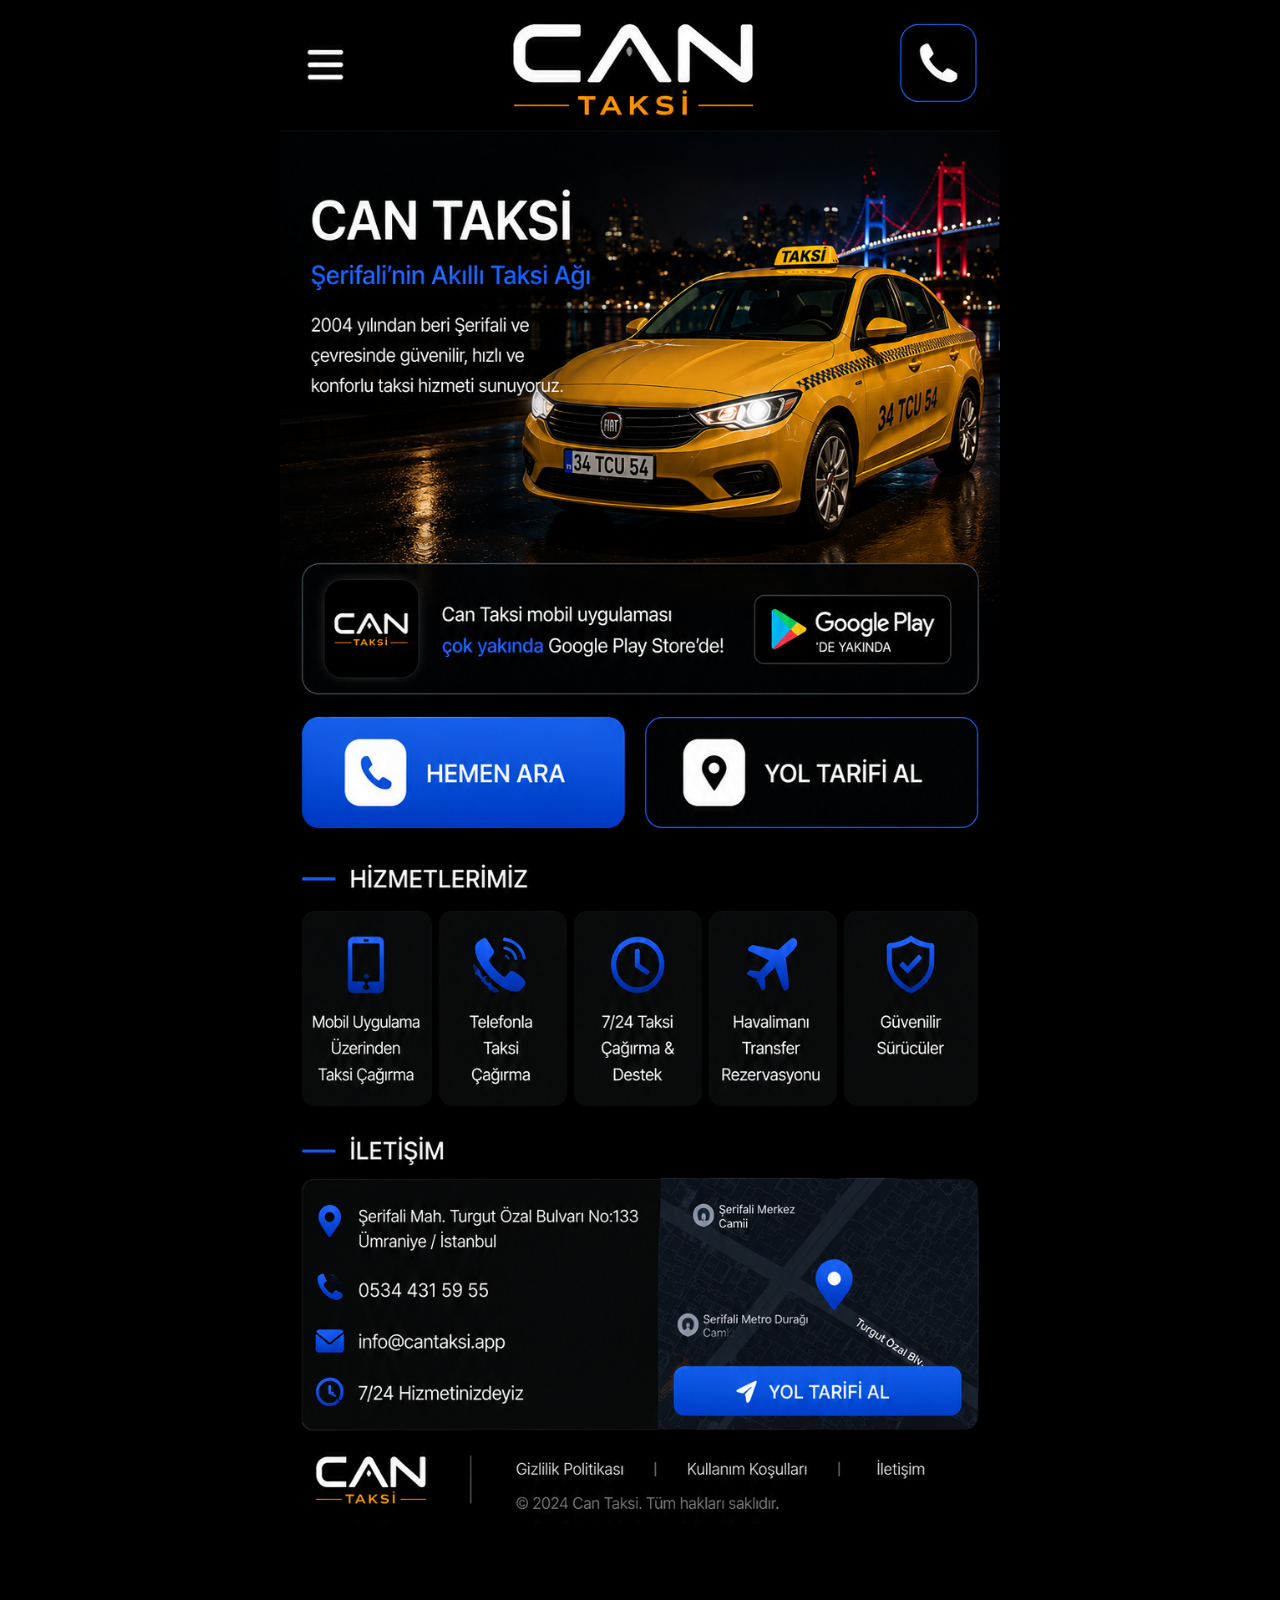
<file: index.html>
<!doctype html>
<html lang="tr">
<head>
  <meta charset="utf-8">
  <meta name="viewport" content="width=device-width, initial-scale=1">
  <title>Can Taksi | Şerifali'nin Akıllı Taksi Ağı</title>
  <style>
    *{box-sizing:border-box}
    html,body{margin:0;background:#000;color:#fff;font-family:Arial,Helvetica,sans-serif}
    body{display:flex;justify-content:center}
    .phone-page{position:relative;width:100%;max-width:720px;background:#000}
    .mockup{width:100%;height:auto;display:block}
    .hotspot{position:absolute;display:block;z-index:5;border-radius:18px}
    .call-top{right:4%;top:1.8%;width:13%;height:5.2%}
    .call-main{left:3%;top:43.9%;width:45%;height:7.3%}
    .map-main{right:3%;top:43.9%;width:46%;height:7.3%}
    .map-contact{right:6%;top:84.2%;width:43%;height:4.3%}
    .privacy{left:31%;bottom:2.1%;width:19%;height:2.5%}
    .terms{left:52%;bottom:2.1%;width:22%;height:2.5%}
    .contact{right:5%;bottom:2.1%;width:16%;height:2.5%}
    .seo{position:absolute;left:-9999px}
  </style>
</head>
<body>
  <main class="phone-page">
    <img class="mockup" src="can-taksi-mobile-site.png" alt="Can Taksi">
    <a class="hotspot call-top" href="tel:+905344315955"></a>
    <a class="hotspot call-main" href="tel:+905344315955"></a>
    <a class="hotspot map-main" href="https://maps.app.goo.gl/Hi7CYUAKjWP4827n7" target="_blank" rel="noopener"></a>
    <a class="hotspot map-contact" href="https://maps.app.goo.gl/Hi7CYUAKjWP4827n7" target="_blank" rel="noopener"></a>
    <a class="hotspot privacy" href="privacy.html"></a>
    <a class="hotspot terms" href="terms.html"></a>
    <a class="hotspot contact" href="mailto:info@cantaksi.app"></a>
    <section class="seo">
      <h1>Can Taksi</h1>
      <p>Şerifali'nin Akıllı Taksi Ağı</p>
      <p>Telefon: 0534 431 59 55</p>
      <p>Adres: Şerifali Mah. Turgut Özal Bulvarı No:133 Ümraniye / İstanbul</p>
    </section>
  </main>
</body>
</html>
</file>
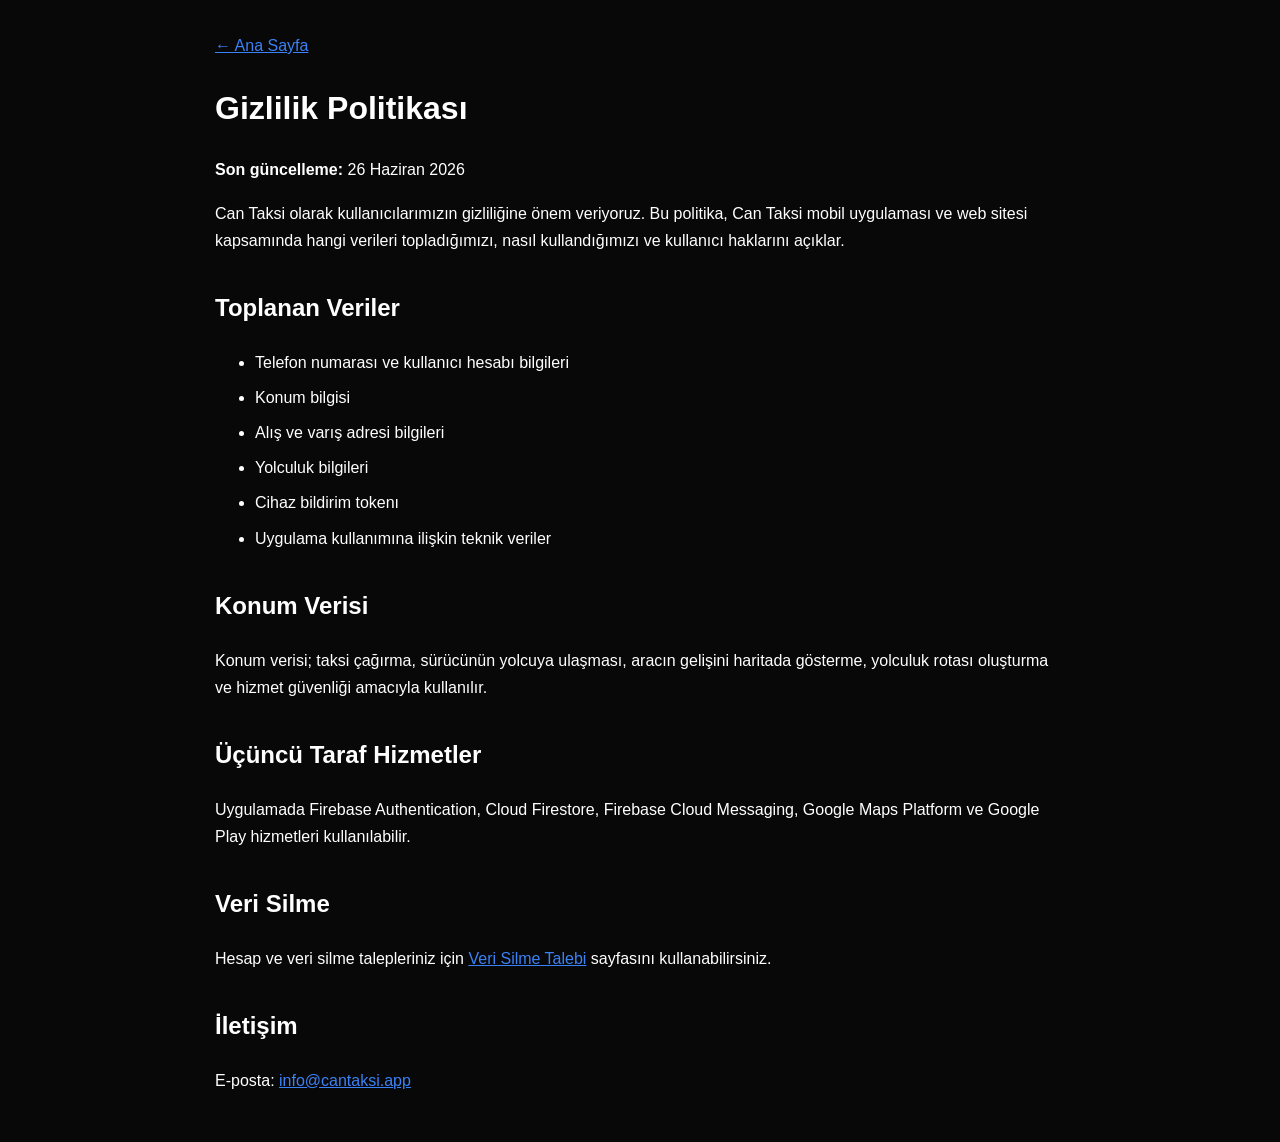
<file: privacy.html>
<!doctype html>
<html lang="tr"><head><meta charset="utf-8"><meta name="viewport" content="width=device-width, initial-scale=1"><title>Gizlilik Politikası | Can Taksi</title><style>body{margin:0;background:#080808;color:#fff;font-family:Arial,Helvetica,sans-serif;line-height:1.7}.page{max-width:850px;margin:auto;padding:32px 20px}a{color:#3b82f6}h1,h2{color:#fff}h2{margin-top:34px}li{margin-bottom:8px}.box{background:#111;border:1px solid #222;border-radius:16px;padding:18px;margin:18px 0}</style></head>
<body><main class="page">
<a href="index.html">← Ana Sayfa</a>
<h1>Gizlilik Politikası</h1>
<p><strong>Son güncelleme:</strong> 26 Haziran 2026</p>
<p>Can Taksi olarak kullanıcılarımızın gizliliğine önem veriyoruz. Bu politika, Can Taksi mobil uygulaması ve web sitesi kapsamında hangi verileri topladığımızı, nasıl kullandığımızı ve kullanıcı haklarını açıklar.</p>
<h2>Toplanan Veriler</h2>
<ul><li>Telefon numarası ve kullanıcı hesabı bilgileri</li><li>Konum bilgisi</li><li>Alış ve varış adresi bilgileri</li><li>Yolculuk bilgileri</li><li>Cihaz bildirim tokenı</li><li>Uygulama kullanımına ilişkin teknik veriler</li></ul>
<h2>Konum Verisi</h2><p>Konum verisi; taksi çağırma, sürücünün yolcuya ulaşması, aracın gelişini haritada gösterme, yolculuk rotası oluşturma ve hizmet güvenliği amacıyla kullanılır.</p>
<h2>Üçüncü Taraf Hizmetler</h2><p>Uygulamada Firebase Authentication, Cloud Firestore, Firebase Cloud Messaging, Google Maps Platform ve Google Play hizmetleri kullanılabilir.</p>
<h2>Veri Silme</h2><p>Hesap ve veri silme talepleriniz için <a href="veri-silme.html">Veri Silme Talebi</a> sayfasını kullanabilirsiniz.</p>
<h2>İletişim</h2><p>E-posta: <a href="mailto:info@cantaksi.app">info@cantaksi.app</a></p>
</main></body></html>
</file>
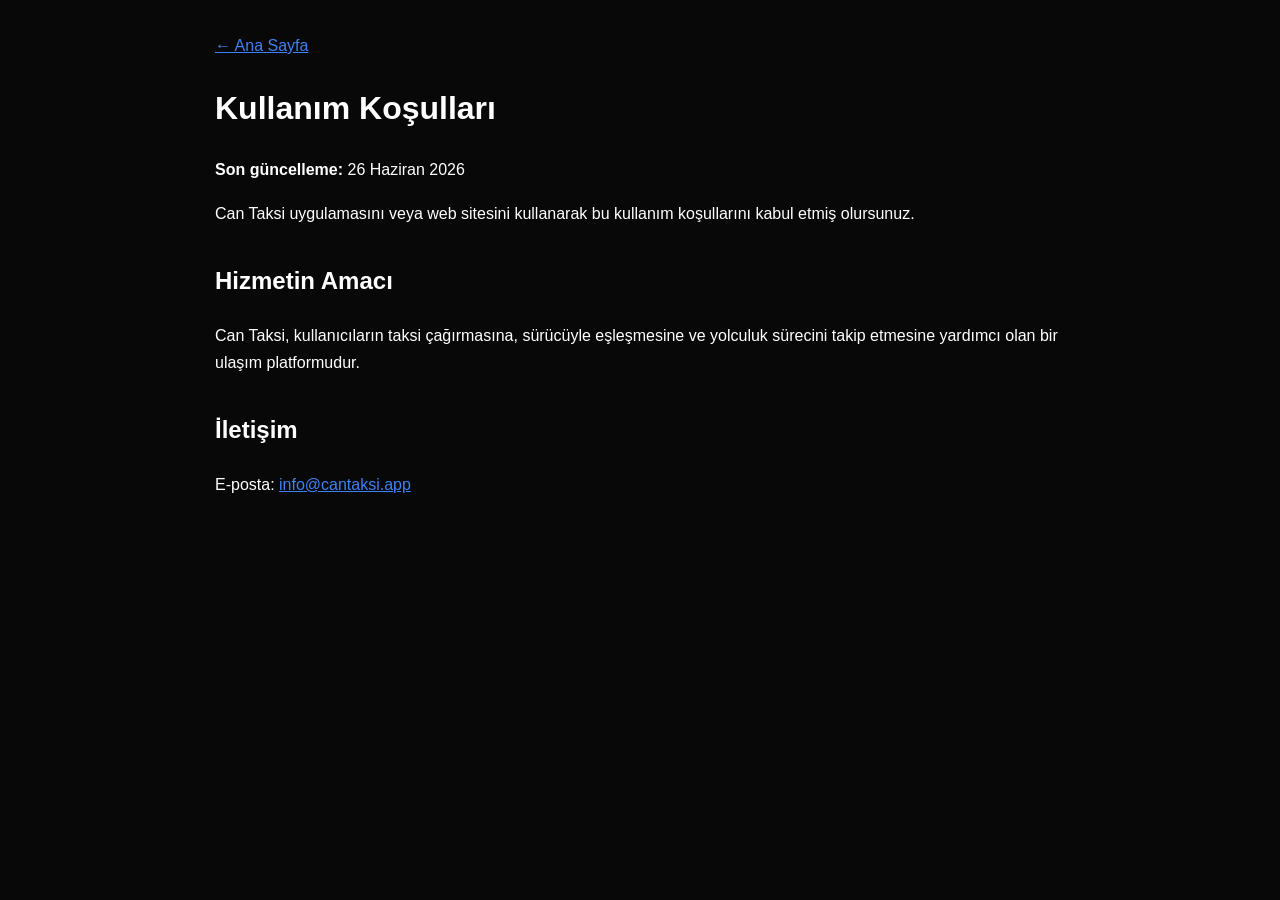
<file: terms.html>
<!doctype html>
<html lang="tr"><head><meta charset="utf-8"><meta name="viewport" content="width=device-width, initial-scale=1"><title>Kullanım Koşulları | Can Taksi</title><style>body{margin:0;background:#080808;color:#fff;font-family:Arial,Helvetica,sans-serif;line-height:1.7}.page{max-width:850px;margin:auto;padding:32px 20px}a{color:#3b82f6}h1,h2{color:#fff}h2{margin-top:34px}li{margin-bottom:8px}.box{background:#111;border:1px solid #222;border-radius:16px;padding:18px;margin:18px 0}</style></head>
<body><main class="page">
<a href="index.html">← Ana Sayfa</a>
<h1>Kullanım Koşulları</h1>
<p><strong>Son güncelleme:</strong> 26 Haziran 2026</p>
<p>Can Taksi uygulamasını veya web sitesini kullanarak bu kullanım koşullarını kabul etmiş olursunuz.</p>
<h2>Hizmetin Amacı</h2><p>Can Taksi, kullanıcıların taksi çağırmasına, sürücüyle eşleşmesine ve yolculuk sürecini takip etmesine yardımcı olan bir ulaşım platformudur.</p>
<h2>İletişim</h2><p>E-posta: <a href="mailto:info@cantaksi.app">info@cantaksi.app</a></p>
</main></body></html>
</file>
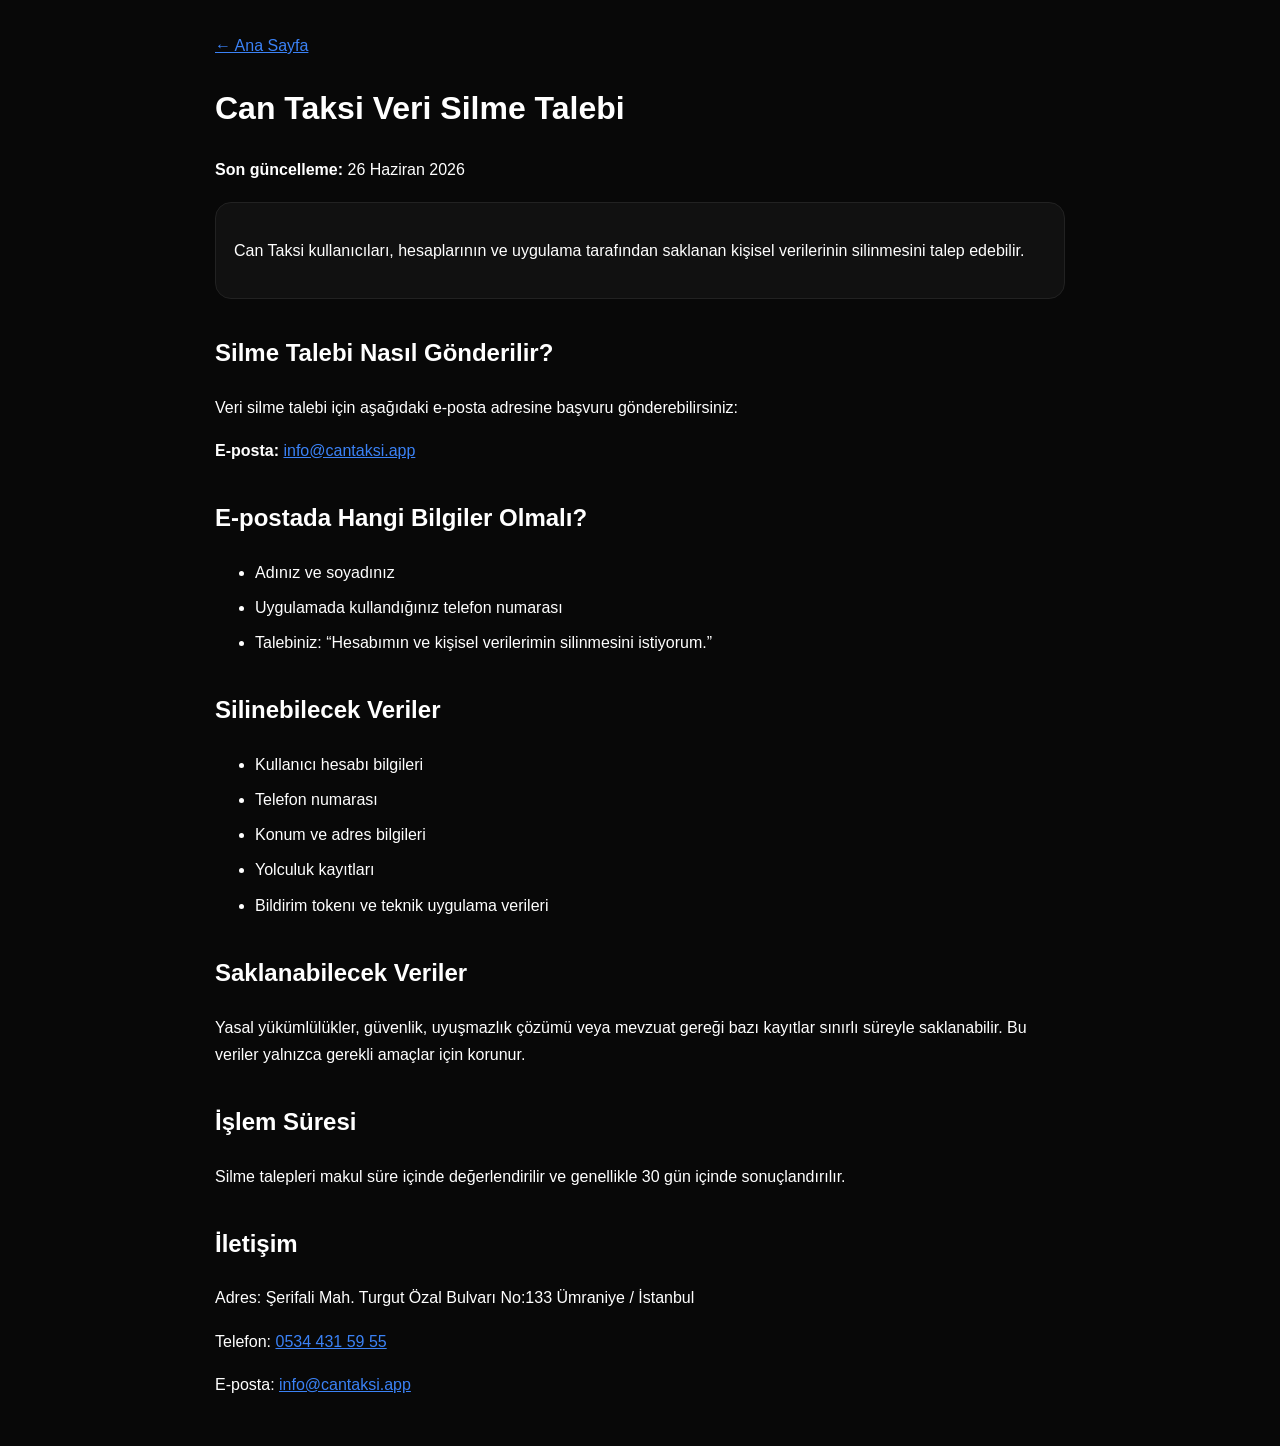
<file: veri-silme.html>
<!doctype html>
<html lang="tr">
<head>
  <meta charset="utf-8">
  <meta name="viewport" content="width=device-width, initial-scale=1">
  <title>Veri Silme Talebi | Can Taksi</title>
  <style>body{margin:0;background:#080808;color:#fff;font-family:Arial,Helvetica,sans-serif;line-height:1.7}.page{max-width:850px;margin:auto;padding:32px 20px}a{color:#3b82f6}h1,h2{color:#fff}h2{margin-top:34px}li{margin-bottom:8px}.box{background:#111;border:1px solid #222;border-radius:16px;padding:18px;margin:18px 0}</style>
</head>
<body>
<main class="page">
  <a href="index.html">← Ana Sayfa</a>
  <h1>Can Taksi Veri Silme Talebi</h1>
  <p><strong>Son güncelleme:</strong> 26 Haziran 2026</p>

  <div class="box">
    <p>Can Taksi kullanıcıları, hesaplarının ve uygulama tarafından saklanan kişisel verilerinin silinmesini talep edebilir.</p>
  </div>

  <h2>Silme Talebi Nasıl Gönderilir?</h2>
  <p>Veri silme talebi için aşağıdaki e-posta adresine başvuru gönderebilirsiniz:</p>
  <p><strong>E-posta:</strong> <a href="mailto:info@cantaksi.app?subject=Can%20Taksi%20Veri%20Silme%20Talebi">info@cantaksi.app</a></p>

  <h2>E-postada Hangi Bilgiler Olmalı?</h2>
  <ul>
    <li>Adınız ve soyadınız</li>
    <li>Uygulamada kullandığınız telefon numarası</li>
    <li>Talebiniz: “Hesabımın ve kişisel verilerimin silinmesini istiyorum.”</li>
  </ul>

  <h2>Silinebilecek Veriler</h2>
  <ul>
    <li>Kullanıcı hesabı bilgileri</li>
    <li>Telefon numarası</li>
    <li>Konum ve adres bilgileri</li>
    <li>Yolculuk kayıtları</li>
    <li>Bildirim tokenı ve teknik uygulama verileri</li>
  </ul>

  <h2>Saklanabilecek Veriler</h2>
  <p>Yasal yükümlülükler, güvenlik, uyuşmazlık çözümü veya mevzuat gereği bazı kayıtlar sınırlı süreyle saklanabilir. Bu veriler yalnızca gerekli amaçlar için korunur.</p>

  <h2>İşlem Süresi</h2>
  <p>Silme talepleri makul süre içinde değerlendirilir ve genellikle 30 gün içinde sonuçlandırılır.</p>

  <h2>İletişim</h2>
  <p>Adres: Şerifali Mah. Turgut Özal Bulvarı No:133 Ümraniye / İstanbul</p>
  <p>Telefon: <a href="tel:+905344315955">0534 431 59 55</a></p>
  <p>E-posta: <a href="mailto:info@cantaksi.app">info@cantaksi.app</a></p>
</main>
</body>
</html>
</file>
